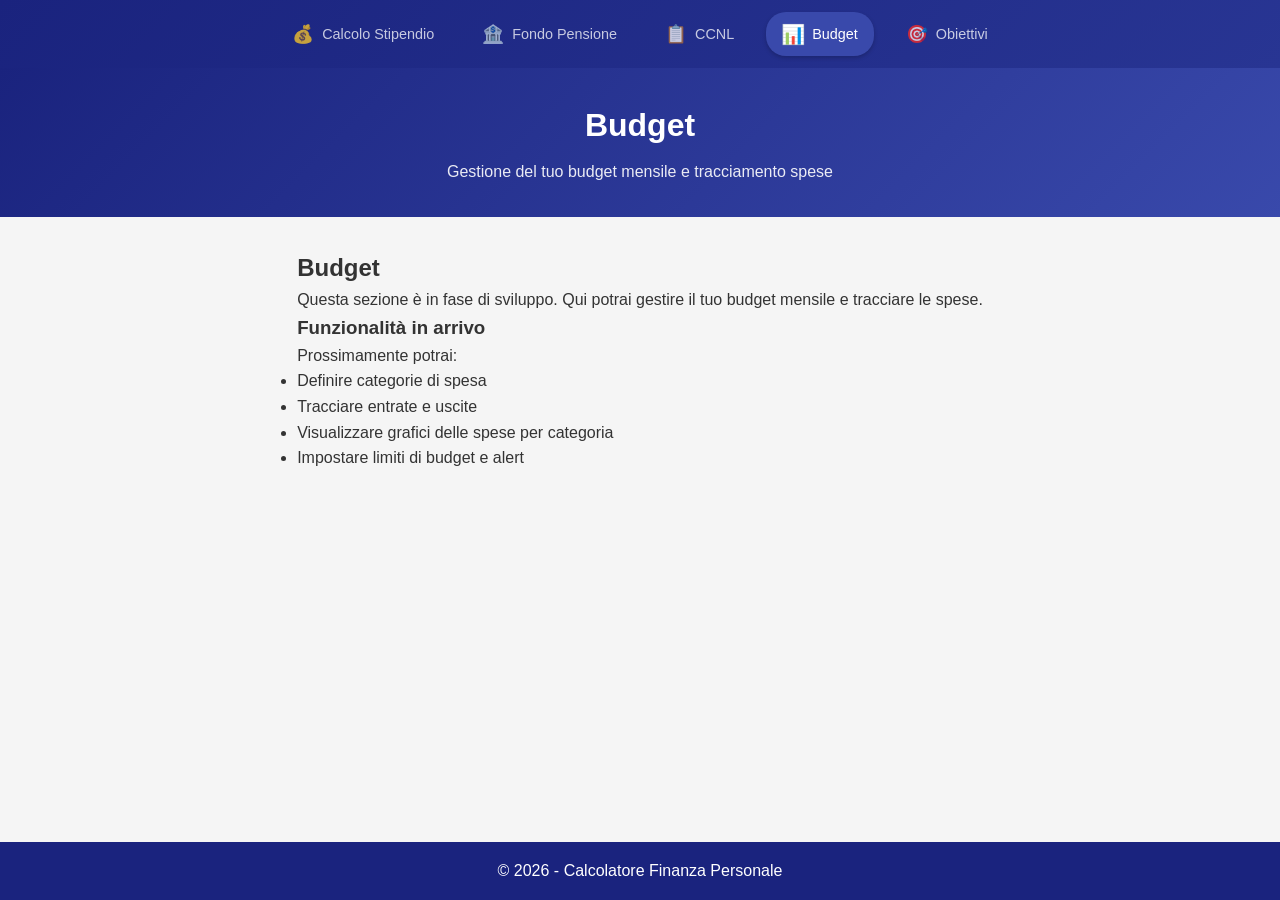
<file: budget.html>
<!DOCTYPE html>
<html lang="it">
<head>
    <meta charset="UTF-8">
    <meta name="viewport" content="width=device-width, initial-scale=1.0">
    <title>Budget</title>
    <link rel="stylesheet" href="styles.css">
</head>
<body>
    <nav class="status-bar">
        <div class="status-bar-content">
            <a href="salary-calculator.html" class="status-item">
                <span class="status-icon">💰</span>
                <span>Calcolo Stipendio</span>
            </a>
            <a href="pension-fund.html" class="status-item">
                <span class="status-icon">🏦</span>
                <span>Fondo Pensione</span>
            </a>
            <a href="ccnl.html" class="status-item">
                <span class="status-icon">📋</span>
                <span>CCNL</span>
            </a>
            <a href="budget.html" class="status-item active">
                <span class="status-icon">📊</span>
                <span>Budget</span>
            </a>
            <a href="goals.html" class="status-item">
                <span class="status-icon">🎯</span>
                <span>Obiettivi</span>
            </a>
        </div>
    </nav>

    <header class="header">
        <h1>Budget</h1>
        <p>Gestione del tuo budget mensile e tracciamento spese</p>
    </header>

    <main class="container">
        <section class="budget-section" id="budget-section">
            <h2>Budget</h2>
            <p>Questa sezione è in fase di sviluppo. Qui potrai gestire il tuo budget mensile e tracciare le spese.</p>

            <div class="budget-placeholder">
                <h3>Funzionalità in arrivo</h3>
                <p>Prossimamente potrai:</p>
                <ul>
                    <li>Definire categorie di spesa</li>
                    <li>Tracciare entrate e uscite</li>
                    <li>Visualizzare grafici delle spese per categoria</li>
                    <li>Impostare limiti di budget e alert</li>
                </ul>
            </div>
        </section>
    </main>

    <footer class="footer">
        <p>© 2026 - Calcolatore Finanza Personale</p>
    </footer>
</body>
</html>
</file>
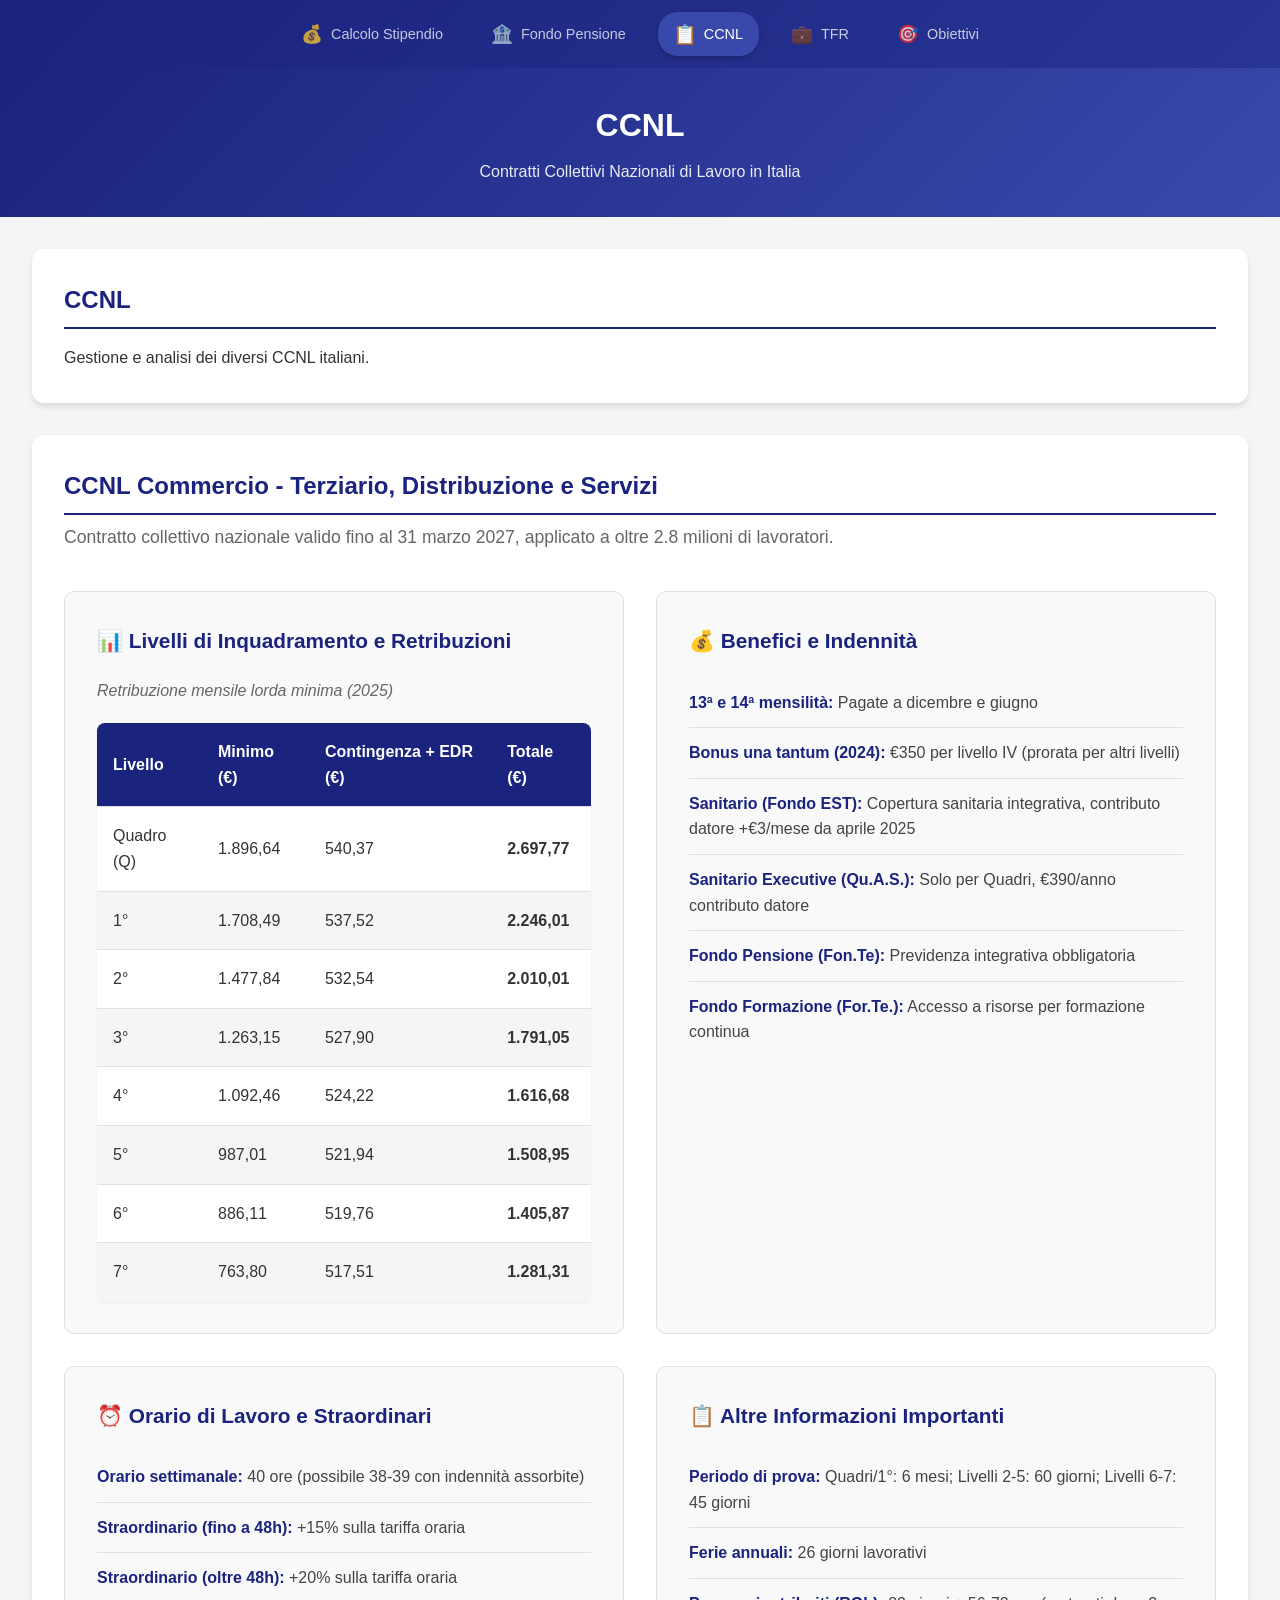
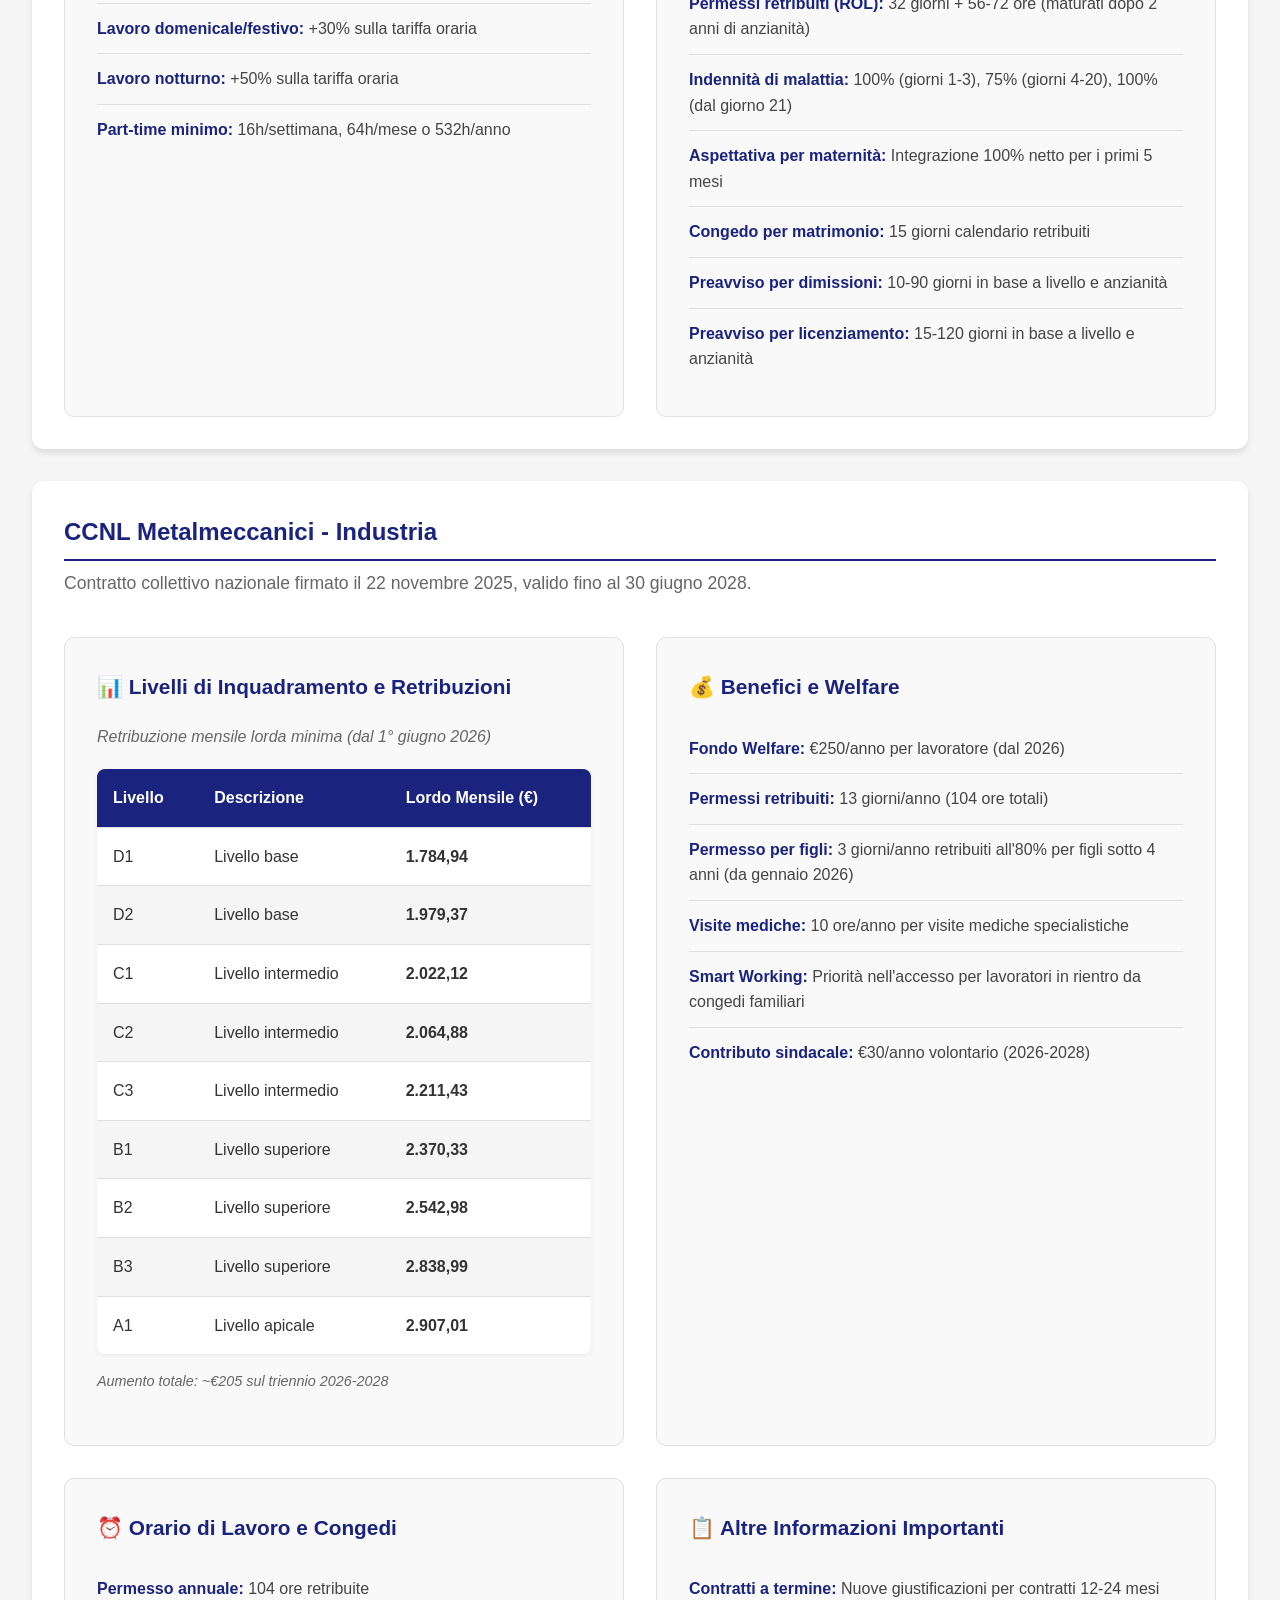
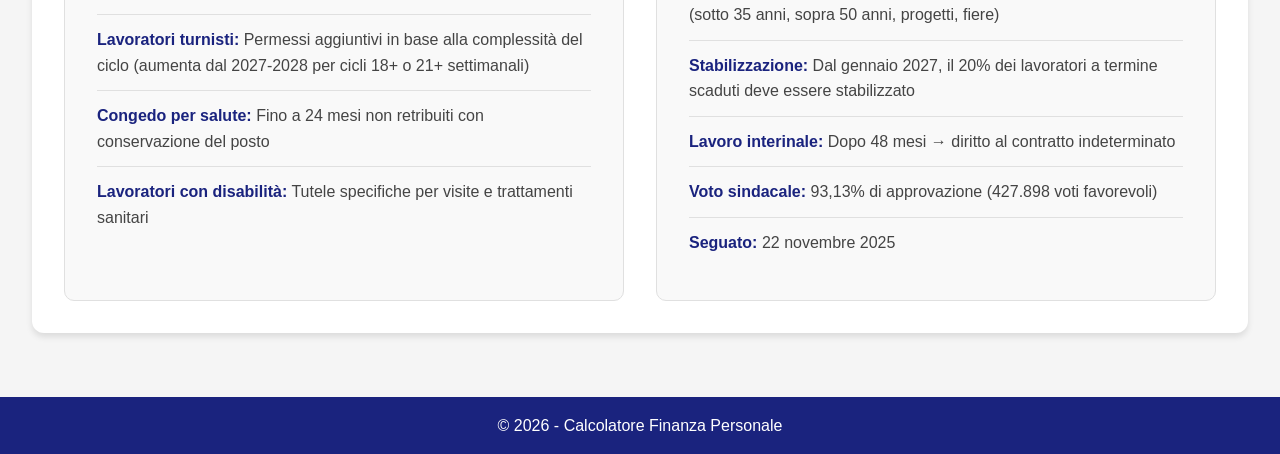
<file: ccnl.html>
<!DOCTYPE html>
<html lang="it">
<head>
    <meta charset="UTF-8">
    <meta name="viewport" content="width=device-width, initial-scale=1.0">
    <title>CCNL</title>
    <link rel="stylesheet" href="styles.css">
</head>
<body>
    <nav class="status-bar">
        <div class="status-bar-content">
            <a href="salary-calculator.html" class="status-item">
                <span class="status-icon">💰</span>
                <span>Calcolo Stipendio</span>
            </a>
            <a href="pension-fund.html" class="status-item">
                <span class="status-icon">🏦</span>
                <span>Fondo Pensione</span>
            </a>
            <a href="ccnl.html" class="status-item active">
                <span class="status-icon">📋</span>
                <span>CCNL</span>
            </a>
            <a href="tfr.html" class="status-item">
                <span class="status-icon">💼</span>
                <span>TFR</span>
            </a>
            <a href="goals.html" class="status-item">
                <span class="status-icon">🎯</span>
                <span>Obiettivi</span>
            </a>
        </div>
    </nav>

    <header class="header">
        <h1>CCNL</h1>
        <p>Contratti Collettivi Nazionali di Lavoro in Italia</p>
    </header>

    <main class="container large-container">
        <section class="ccnl-section" id="ccnl-section">
            <h2>CCNL</h2>
            <p>Gestione e analisi dei diversi CCNL italiani.</p>
        </section>

        <section class="ccnl-commercio-section" id="ccnl-commercio-section">
            <h2>CCNL Commercio - Terziario, Distribuzione e Servizi</h2>
            <p>Contratto collettivo nazionale valido fino al 31 marzo 2027, applicato a oltre 2.8 milioni di lavoratori.</p>

            <div class="ccnl-info-grid">
                <div class="ccnl-card">
                    <h3>📊 Livelli di Inquadramento e Retribuzioni</h3>
                    <p><em>Retribuzione mensile lorda minima (2025)</em></p>
                    <table class="ccnl-table">
                        <thead>
                            <tr>
                                <th>Livello</th>
                                <th>Minimo (€)</th>
                                <th>Contingenza + EDR (€)</th>
                                <th>Totale (€)</th>
                            </tr>
                        </thead>
                        <tbody>
                            <tr><td>Quadro (Q)</td><td>1.896,64</td><td>540,37</td><td><strong>2.697,77</strong></td></tr>
                            <tr><td>1°</td><td>1.708,49</td><td>537,52</td><td><strong>2.246,01</strong></td></tr>
                            <tr><td>2°</td><td>1.477,84</td><td>532,54</td><td><strong>2.010,01</strong></td></tr>
                            <tr><td>3°</td><td>1.263,15</td><td>527,90</td><td><strong>1.791,05</strong></td></tr>
                            <tr><td>4°</td><td>1.092,46</td><td>524,22</td><td><strong>1.616,68</strong></td></tr>
                            <tr><td>5°</td><td>987,01</td><td>521,94</td><td><strong>1.508,95</strong></td></tr>
                            <tr><td>6°</td><td>886,11</td><td>519,76</td><td><strong>1.405,87</strong></td></tr>
                            <tr><td>7°</td><td>763,80</td><td>517,51</td><td><strong>1.281,31</strong></td></tr>
                        </tbody>
                    </table>
                </div>

                <div class="ccnl-card">
                    <h3>💰 Benefici e Indennità</h3>
                    <ul class="benefits-list">
                        <li><strong>13ª e 14ª mensilità:</strong> Pagate a dicembre e giugno</li>
                        <li><strong>Bonus una tantum (2024):</strong> €350 per livello IV (prorata per altri livelli)</li>
                        <li><strong>Sanitario (Fondo EST):</strong> Copertura sanitaria integrativa, contributo datore +€3/mese da aprile 2025</li>
                        <li><strong>Sanitario Executive (Qu.A.S.):</strong> Solo per Quadri, €390/anno contributo datore</li>
                        <li><strong>Fondo Pensione (Fon.Te):</strong> Previdenza integrativa obbligatoria</li>
                        <li><strong>Fondo Formazione (For.Te.):</strong> Accesso a risorse per formazione continua</li>
                    </ul>
                </div>

                <div class="ccnl-card">
                    <h3>⏰ Orario di Lavoro e Straordinari</h3>
                    <ul class="benefits-list">
                        <li><strong>Orario settimanale:</strong> 40 ore (possibile 38-39 con indennità assorbite)</li>
                        <li><strong>Straordinario (fino a 48h):</strong> +15% sulla tariffa oraria</li>
                        <li><strong>Straordinario (oltre 48h):</strong> +20% sulla tariffa oraria</li>
                        <li><strong>Lavoro domenicale/festivo:</strong> +30% sulla tariffa oraria</li>
                        <li><strong>Lavoro notturno:</strong> +50% sulla tariffa oraria</li>
                        <li><strong>Part-time minimo:</strong> 16h/settimana, 64h/mese o 532h/anno</li>
                    </ul>
                </div>

                <div class="ccnl-card">
                    <h3>📋 Altre Informazioni Importanti</h3>
                    <ul class="benefits-list">
                        <li><strong>Periodo di prova:</strong> Quadri/1°: 6 mesi; Livelli 2-5: 60 giorni; Livelli 6-7: 45 giorni</li>
                        <li><strong>Ferie annuali:</strong> 26 giorni lavorativi</li>
                        <li><strong>Permessi retribuiti (ROL):</strong> 32 giorni + 56-72 ore (maturati dopo 2 anni di anzianità)</li>
                        <li><strong>Indennità di malattia:</strong> 100% (giorni 1-3), 75% (giorni 4-20), 100% (dal giorno 21)</li>
                        <li><strong>Aspettativa per maternità:</strong> Integrazione 100% netto per i primi 5 mesi</li>
                        <li><strong>Congedo per matrimonio:</strong> 15 giorni calendario retribuiti</li>
                        <li><strong>Preavviso per dimissioni:</strong> 10-90 giorni in base a livello e anzianità</li>
                        <li><strong>Preavviso per licenziamento:</strong> 15-120 giorni in base a livello e anzianità</li>
                    </ul>
                </div>
            </div>
        </section>

        <section class="ccnl-metalmeccanici-section" id="ccnl-metalmeccanici-section">
            <h2>CCNL Metalmeccanici - Industria</h2>
            <p>Contratto collettivo nazionale firmato il 22 novembre 2025, valido fino al 30 giugno 2028.</p>

            <div class="ccnl-info-grid">
                <div class="ccnl-card">
                    <h3>📊 Livelli di Inquadramento e Retribuzioni</h3>
                    <p><em>Retribuzione mensile lorda minima (dal 1° giugno 2026)</em></p>
                    <table class="ccnl-table">
                        <thead>
                            <tr>
                                <th>Livello</th>
                                <th>Descrizione</th>
                                <th>Lordo Mensile (€)</th>
                            </tr>
                        </thead>
                        <tbody>
                            <tr><td>D1</td><td>Livello base</td><td><strong>1.784,94</strong></td></tr>
                            <tr><td>D2</td><td>Livello base</td><td><strong>1.979,37</strong></td></tr>
                            <tr><td>C1</td><td>Livello intermedio</td><td><strong>2.022,12</strong></td></tr>
                            <tr><td>C2</td><td>Livello intermedio</td><td><strong>2.064,88</strong></td></tr>
                            <tr><td>C3</td><td>Livello intermedio</td><td><strong>2.211,43</strong></td></tr>
                            <tr><td>B1</td><td>Livello superiore</td><td><strong>2.370,33</strong></td></tr>
                            <tr><td>B2</td><td>Livello superiore</td><td><strong>2.542,98</strong></td></tr>
                            <tr><td>B3</td><td>Livello superiore</td><td><strong>2.838,99</strong></td></tr>
                            <tr><td>A1</td><td>Livello apicale</td><td><strong>2.907,01</strong></td></tr>
                        </tbody>
                    </table>
                    <p style="margin-top: 1rem; font-size: 0.9rem; color: #666;"><em>Aumento totale: ~€205 sul triennio 2026-2028</em></p>
                </div>

                <div class="ccnl-card">
                    <h3>💰 Benefici e Welfare</h3>
                    <ul class="benefits-list">
                        <li><strong>Fondo Welfare:</strong> €250/anno per lavoratore (dal 2026)</li>
                        <li><strong>Permessi retribuiti:</strong> 13 giorni/anno (104 ore totali)</li>
                        <li><strong>Permesso per figli:</strong> 3 giorni/anno retribuiti all'80% per figli sotto 4 anni (da gennaio 2026)</li>
                        <li><strong>Visite mediche:</strong> 10 ore/anno per visite mediche specialistiche</li>
                        <li><strong>Smart Working:</strong> Priorità nell'accesso per lavoratori in rientro da congedi familiari</li>
                        <li><strong>Contributo sindacale:</strong> €30/anno volontario (2026-2028)</li>
                    </ul>
                </div>

                <div class="ccnl-card">
                    <h3>⏰ Orario di Lavoro e Congedi</h3>
                    <ul class="benefits-list">
                        <li><strong>Permesso annuale:</strong> 104 ore retribuite</li>
                        <li><strong>Lavoratori turnisti:</strong> Permessi aggiuntivi in base alla complessità del ciclo (aumenta dal 2027-2028 per cicli 18+ o 21+ settimanali)</li>
                        <li><strong>Congedo per salute:</strong> Fino a 24 mesi non retribuiti con conservazione del posto</li>
                        <li><strong>Lavoratori con disabilità:</strong> Tutele specifiche per visite e trattamenti sanitari</li>
                    </ul>
                </div>

                <div class="ccnl-card">
                    <h3>📋 Altre Informazioni Importanti</h3>
                    <ul class="benefits-list">
                        <li><strong>Contratti a termine:</strong> Nuove giustificazioni per contratti 12-24 mesi (sotto 35 anni, sopra 50 anni, progetti, fiere)</li>
                        <li><strong>Stabilizzazione:</strong> Dal gennaio 2027, il 20% dei lavoratori a termine scaduti deve essere stabilizzato</li>
                        <li><strong>Lavoro interinale:</strong> Dopo 48 mesi → diritto al contratto indeterminato</li>
                        <li><strong>Voto sindacale:</strong> 93,13% di approvazione (427.898 voti favorevoli)</li>
                        <li><strong>Seguato:</strong> 22 novembre 2025</li>
                    </ul>
                </div>
            </div>
        </section>
    </main>

    <footer class="footer">
        <p>© 2026 - Calcolatore Finanza Personale</p>
    </footer>
</body>
</html>
</file>
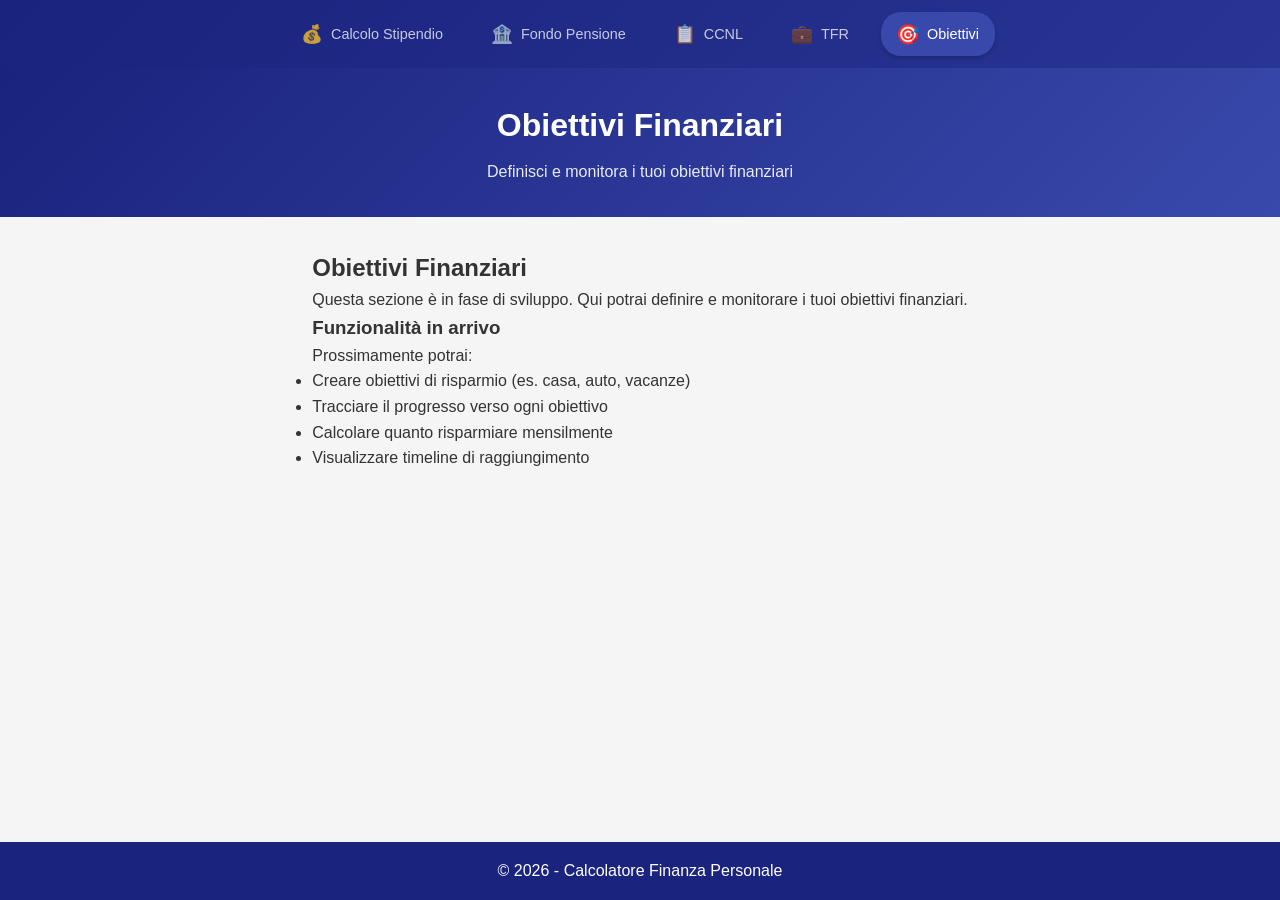
<file: goals.html>
<!DOCTYPE html>
<html lang="it">
<head>
    <meta charset="UTF-8">
    <meta name="viewport" content="width=device-width, initial-scale=1.0">
    <title>Obiettivi Finanziari</title>
    <link rel="stylesheet" href="styles.css">
</head>
<body>
    <nav class="status-bar">
        <div class="status-bar-content">
            <a href="salary-calculator.html" class="status-item">
                <span class="status-icon">💰</span>
                <span>Calcolo Stipendio</span>
            </a>
            <a href="pension-fund.html" class="status-item">
                <span class="status-icon">🏦</span>
                <span>Fondo Pensione</span>
            </a>
            <a href="ccnl.html" class="status-item">
                <span class="status-icon">📋</span>
                <span>CCNL</span>
            </a>
            <a href="tfr.html" class="status-item">
                <span class="status-icon">💼</span>
                <span>TFR</span>
            </a>
            <a href="goals.html" class="status-item active">
                <span class="status-icon">🎯</span>
                <span>Obiettivi</span>
            </a>
        </div>
    </nav>

    <header class="header">
        <h1>Obiettivi Finanziari</h1>
        <p>Definisci e monitora i tuoi obiettivi finanziari</p>
    </header>

    <main class="container">
        <section class="goals-section" id="goals-section">
            <h2>Obiettivi Finanziari</h2>
            <p>Questa sezione è in fase di sviluppo. Qui potrai definire e monitorare i tuoi obiettivi finanziari.</p>

            <div class="goals-placeholder">
                <h3>Funzionalità in arrivo</h3>
                <p>Prossimamente potrai:</p>
                <ul>
                    <li>Creare obiettivi di risparmio (es. casa, auto, vacanze)</li>
                    <li>Tracciare il progresso verso ogni obiettivo</li>
                    <li>Calcolare quanto risparmiare mensilmente</li>
                    <li>Visualizzare timeline di raggiungimento</li>
                </ul>
            </div>
        </section>
    </main>

    <footer class="footer">
        <p>© 2026 - Calcolatore Finanza Personale</p>
    </footer>
</body>
</html>
</file>
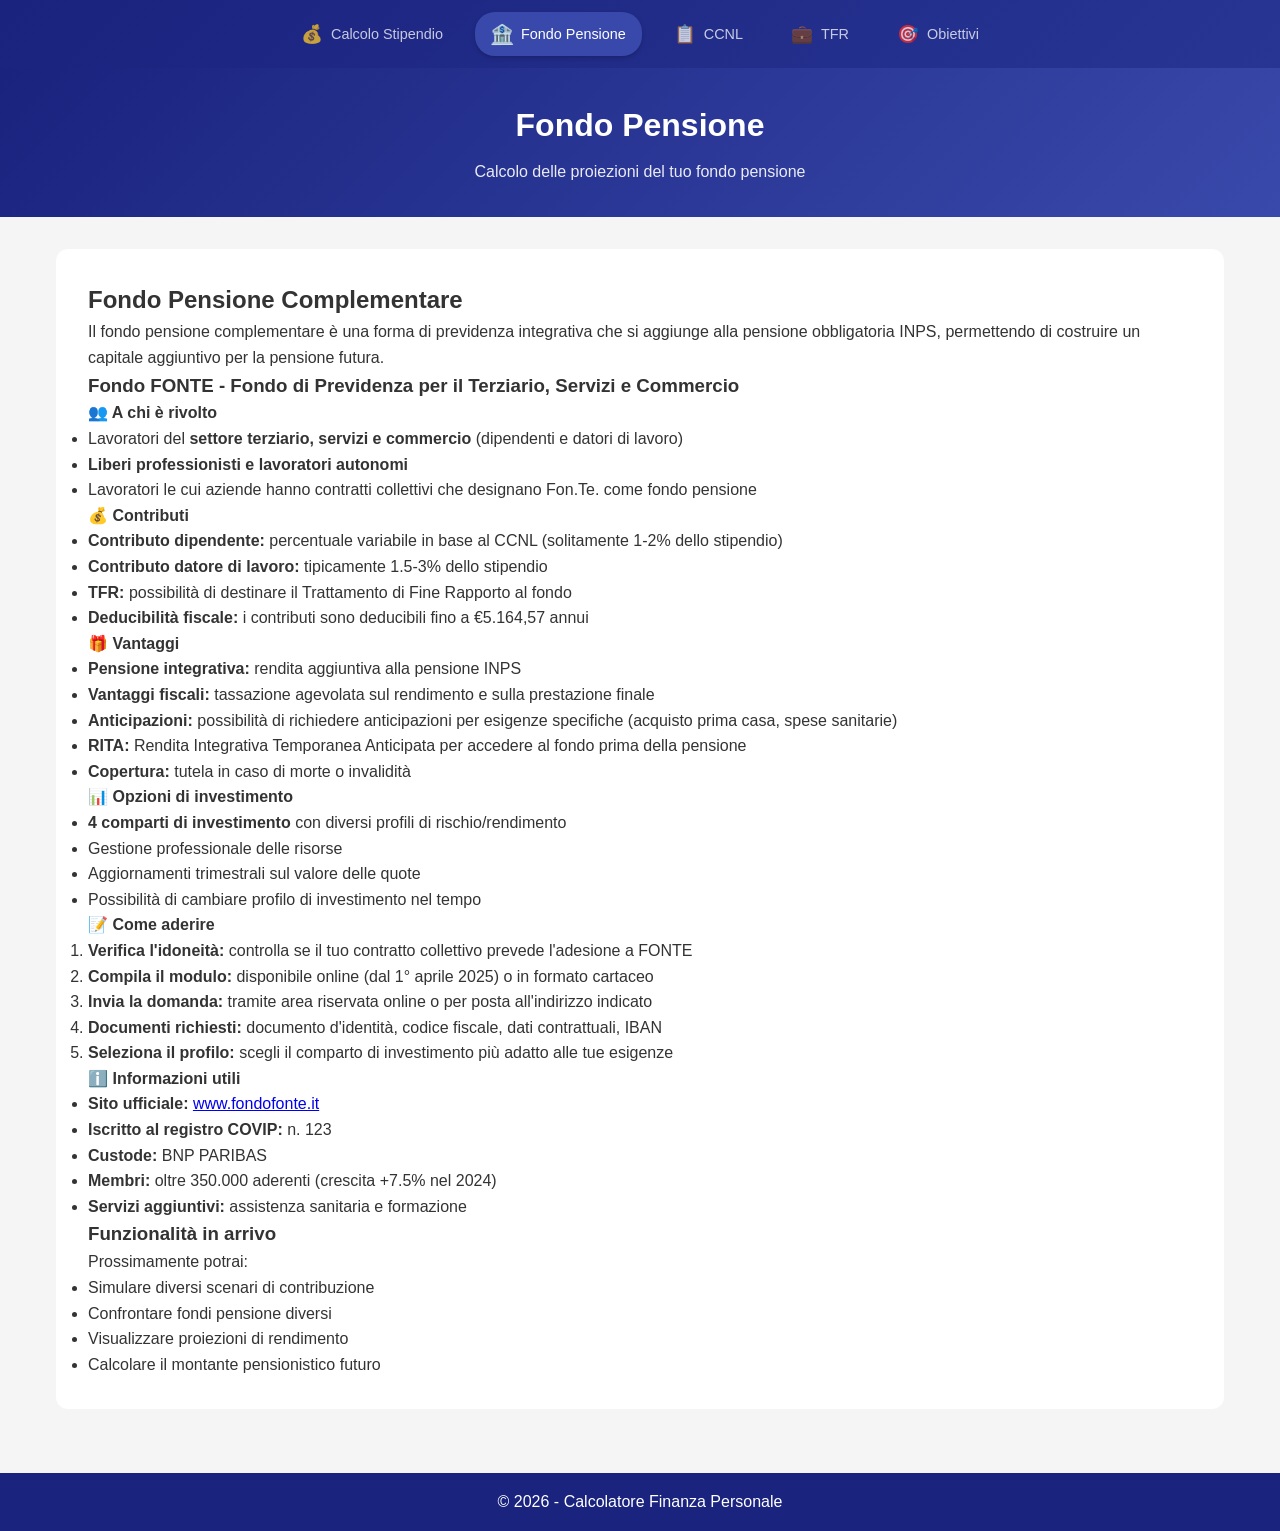
<file: pension-fund.html>
<!DOCTYPE html>
<html lang="it">
<head>
    <meta charset="UTF-8">
    <meta name="viewport" content="width=device-width, initial-scale=1.0">
    <title>Fondo Pensione</title>
    <link rel="stylesheet" href="styles.css">
</head>
<body>
    <nav class="status-bar">
        <div class="status-bar-content">
            <a href="salary-calculator.html" class="status-item">
                <span class="status-icon">💰</span>
                <span>Calcolo Stipendio</span>
            </a>
            <a href="pension-fund.html" class="status-item active">
                <span class="status-icon">🏦</span>
                <span>Fondo Pensione</span>
            </a>
            <a href="ccnl.html" class="status-item">
                <span class="status-icon">📋</span>
                <span>CCNL</span>
            </a>
            <a href="tfr.html" class="status-item">
                <span class="status-icon">💼</span>
                <span>TFR</span>
            </a>
            <a href="goals.html" class="status-item">
                <span class="status-icon">🎯</span>
                <span>Obiettivi</span>
            </a>
        </div>
    </nav>

    <header class="header">
        <h1>Fondo Pensione</h1>
        <p>Calcolo delle proiezioni del tuo fondo pensione</p>
    </header>

    <main class="container">
        <section class="pension-section" id="pension-section">
            <h2>Fondo Pensione Complementare</h2>
            <p>Il fondo pensione complementare è una forma di previdenza integrativa che si aggiunge alla pensione obbligatoria INPS, permettendo di costruire un capitale aggiuntivo per la pensione futura.</p>

            <div class="pension-info">
                <h3>Fondo FONTE - Fondo di Previdenza per il Terziario, Servizi e Commercio</h3>
                
                <div class="info-card">
                    <h4>👥 A chi è rivolto</h4>
                    <ul>
                        <li>Lavoratori del <strong>settore terziario, servizi e commercio</strong> (dipendenti e datori di lavoro)</li>
                        <li><strong>Liberi professionisti e lavoratori autonomi</strong></li>
                        <li>Lavoratori le cui aziende hanno contratti collettivi che designano Fon.Te. come fondo pensione</li>
                    </ul>
                </div>

                <div class="info-card">
                    <h4>💰 Contributi</h4>
                    <ul>
                        <li><strong>Contributo dipendente:</strong> percentuale variabile in base al CCNL (solitamente 1-2% dello stipendio)</li>
                        <li><strong>Contributo datore di lavoro:</strong> tipicamente 1.5-3% dello stipendio</li>
                        <li><strong>TFR:</strong> possibilità di destinare il Trattamento di Fine Rapporto al fondo</li>
                        <li><strong>Deducibilità fiscale:</strong> i contributi sono deducibili fino a €5.164,57 annui</li>
                    </ul>
                </div>

                <div class="info-card">
                    <h4>🎁 Vantaggi</h4>
                    <ul>
                        <li><strong>Pensione integrativa:</strong> rendita aggiuntiva alla pensione INPS</li>
                        <li><strong>Vantaggi fiscali:</strong> tassazione agevolata sul rendimento e sulla prestazione finale</li>
                        <li><strong>Anticipazioni:</strong> possibilità di richiedere anticipazioni per esigenze specifiche (acquisto prima casa, spese sanitarie)</li>
                        <li><strong>RITA:</strong> Rendita Integrativa Temporanea Anticipata per accedere al fondo prima della pensione</li>
                        <li><strong>Copertura:</strong> tutela in caso di morte o invalidità</li>
                    </ul>
                </div>

                <div class="info-card">
                    <h4>📊 Opzioni di investimento</h4>
                    <ul>
                        <li><strong>4 comparti di investimento</strong> con diversi profili di rischio/rendimento</li>
                        <li>Gestione professionale delle risorse</li>
                        <li>Aggiornamenti trimestrali sul valore delle quote</li>
                        <li>Possibilità di cambiare profilo di investimento nel tempo</li>
                    </ul>
                </div>

                <div class="info-card">
                    <h4>📝 Come aderire</h4>
                    <ol>
                        <li><strong>Verifica l'idoneità:</strong> controlla se il tuo contratto collettivo prevede l'adesione a FONTE</li>
                        <li><strong>Compila il modulo:</strong> disponibile online (dal 1° aprile 2025) o in formato cartaceo</li>
                        <li><strong>Invia la domanda:</strong> tramite area riservata online o per posta all'indirizzo indicato</li>
                        <li><strong>Documenti richiesti:</strong> documento d'identità, codice fiscale, dati contrattuali, IBAN</li>
                        <li><strong>Seleziona il profilo:</strong> scegli il comparto di investimento più adatto alle tue esigenze</li>
                    </ol>
                </div>

                <div class="info-card highlight">
                    <h4>ℹ️ Informazioni utili</h4>
                    <ul>
                        <li><strong>Sito ufficiale:</strong> <a href="https://www.fondofonte.it" target="_blank">www.fondofonte.it</a></li>
                        <li><strong>Iscritto al registro COVIP:</strong> n. 123</li>
                        <li><strong>Custode:</strong> BNP PARIBAS</li>
                        <li><strong>Membri:</strong> oltre 350.000 aderenti (crescita +7.5% nel 2024)</li>
                        <li><strong>Servizi aggiuntivi:</strong> assistenza sanitaria e formazione</li>
                    </ul>
                </div>
            </div>

            <div class="budget-placeholder">
                <h3>Funzionalità in arrivo</h3>
                <p>Prossimamente potrai:</p>
                <ul>
                    <li>Simulare diversi scenari di contribuzione</li>
                    <li>Confrontare fondi pensione diversi</li>
                    <li>Visualizzare proiezioni di rendimento</li>
                    <li>Calcolare il montante pensionistico futuro</li>
                </ul>
            </div>
        </section>
    </main>

    <footer class="footer">
        <p>© 2026 - Calcolatore Finanza Personale</p>
    </footer>
</body>
</html>
</file>
<file: styles.css>
/* Reset e stili di base */
* {
    margin: 0;
    padding: 0;
    box-sizing: border-box;
}

body {
    font-family: 'Segoe UI', Tahoma, Geneva, Verdana, sans-serif;
    line-height: 1.6;
    color: #333;
    background-color: #f5f5f5;
    min-height: 100vh;
    display: flex;
    flex-direction: column;
}

/* Status Bar (Navigation) */
.status-bar {
    background: linear-gradient(135deg, #1a237e 0%, #283593 100%);
    color: white;
    padding: 0.75rem 0;
    box-shadow: 0 2px 4px rgba(0, 0, 0, 0.15);
}

.status-bar-content {
    max-width: 900px;
    margin: 0 auto;
    display: flex;
    justify-content: center;
    gap: 1rem;
    flex-wrap: wrap;
    padding: 0 1rem;
}

.status-item {
    display: flex;
    align-items: center;
    gap: 0.5rem;
    padding: 0.5rem 1rem;
    color: rgba(255, 255, 255, 0.75);
    text-decoration: none;
    border-radius: 20px;
    transition: all 0.3s ease;
    font-size: 0.9rem;
}

.status-item .status-icon {
    font-size: 1.1rem;
}

.status-item:hover {
    color: white;
    background: rgba(255, 255, 255, 0.1);
}

.status-item.active {
    background: #3949ab;
    color: white;
    box-shadow: 0 2px 4px rgba(0, 0, 0, 0.2);
}

.status-item.active .status-icon {
    transform: scale(1.1);
}

/* Header */
.header {
    background: linear-gradient(135deg, #1a237e 0%, #3949ab 100%);
    color: white;
    padding: 2rem 1rem;
    text-align: center;
}

.header h1 {
    font-size: 2rem;
    margin-bottom: 0.5rem;
}

.header p {
    font-size: 1rem;
    opacity: 0.9;
}

/* Container principale */
.container {
    max-width: 1200px;
    margin: 0 auto;
    padding: 2rem 1rem;
    flex: 1;
}

.container.large-container {
    max-width: 1400px;
    padding: 2rem 2rem;
}

/* Sezione calcolatrice */
.calculator-section {
    background: white;
    border-radius: 12px;
    box-shadow: 0 4px 6px rgba(0, 0, 0, 0.1);
    padding: 2rem;
    margin-bottom: 2rem;
}

.calculator-section h2 {
    color: #1a237e;
    margin-bottom: 1.5rem;
    font-size: 1.5rem;
    border-bottom: 2px solid #1a237e;
    padding-bottom: 0.5rem;
}

/* Form */
#salary-form {
    display: grid;
    grid-template-columns: repeat(auto-fit, minmax(250px, 1fr));
    gap: 1.5rem;
    margin-bottom: 2rem;
}

.form-group {
    display: flex;
    flex-direction: column;
}

.form-group label {
    font-weight: 600;
    margin-bottom: 0.5rem;
    color: #444;
}

.form-hint {
    font-size: 0.85rem;
    color: #666;
    margin-top: 0.25rem;
}

.form-group input,
.form-group select {
    padding: 0.75rem;
    border: 2px solid #e0e0e0;
    border-radius: 8px;
    font-size: 1rem;
    transition: border-color 0.3s ease;
}

.form-group input:focus,
.form-group select:focus {
    outline: none;
    border-color: #1a237e;
}

/* Pulsante calcola */
.btn {
    background: linear-gradient(135deg, #1a237e 0%, #3949ab 100%);
    color: white;
    border: none;
    padding: 1rem 2rem;
    font-size: 1.1rem;
    font-weight: 600;
    border-radius: 8px;
    cursor: pointer;
    transition: transform 0.2s ease, box-shadow 0.2s ease;
    grid-column: 1 / -1;
}

.btn:hover {
    transform: translateY(-2px);
    box-shadow: 0 6px 12px rgba(26, 35, 126, 0.3);
}

.btn:active {
    transform: translateY(0);
}

/* Sezione risultati */
.results-section {
    background: #f9f9f9;
    border-radius: 10px;
    padding: 1.5rem;
    border: 2px solid #e0e0e0;
}

.results-section h3 {
    color: #1a237e;
    margin-bottom: 1rem;
    font-size: 1.2rem;
}

.result-row {
    display: flex;
    justify-content: space-between;
    padding: 0.75rem 0;
    border-bottom: 1px solid #e0e0e0;
}

.result-row:last-child {
    border-bottom: none;
}

.result-row strong {
    color: #1a237e;
    font-size: 1.1rem;
}

/* Sezione informazioni */
.info-section {
    background: #e3f2fd;
    border-radius: 10px;
    padding: 1.5rem;
}

.info-section h2 {
    color: #1565c0;
    margin-bottom: 0.5rem;
}

.info-section p {
    color: #1565c0;
    margin-bottom: 0.5rem;
}

/* Footer */
.footer {
    background: #1a237e;
    color: white;
    text-align: center;
    padding: 1rem;
    margin-top: auto;
}

/* Sezione grafico a donut */
.chart-section {
    margin-top: 2rem;
    text-align: center;
}

.chart-section h3 {
    color: #1a237e;
    margin-bottom: 1rem;
    font-size: 1.2rem;
}

.chart-container {
    position: relative;
    height: 300px;
    max-width: 400px;
    margin: 0 auto;
}

.chart-legend {
    display: flex;
    justify-content: center;
    gap: 2rem;
    margin-top: 1.5rem;
    flex-wrap: wrap;
}

.legend-item {
    display: flex;
    align-items: center;
    gap: 0.5rem;
    font-size: 0.9rem;
}

.legend-color {
    width: 16px;
    height: 16px;
    border-radius: 4px;
    display: inline-block;
}

/* Sezione dettaglio calcolo */
.breakdown-section {
    margin-top: 2rem;
}

.breakdown-section h3 {
    color: #1a237e;
    margin-bottom: 1rem;
    font-size: 1.2rem;
    border-bottom: 2px solid #1a237e;
    padding-bottom: 0.5rem;
}

.breakdown-table {
    width: 100%;
    border-collapse: collapse;
    margin-top: 1rem;
    background: white;
    border-radius: 8px;
    overflow: hidden;
    box-shadow: 0 2px 4px rgba(0, 0, 0, 0.1);
}

.breakdown-table th,
.breakdown-table td {
    padding: 1rem;
    text-align: right;
    border-bottom: 1px solid #e0e0e0;
}

.breakdown-table th:first-child,
.breakdown-table td:first-child {
    text-align: left;
    font-weight: 500;
}

.breakdown-table td:nth-child(2) {
    text-align: right;
}

.breakdown-table thead {
    background: #1a237e;
    color: white;
}

.breakdown-table tbody tr:hover {
    background-color: #f5f5f5;
}

.breakdown-table tbody tr:last-child {
    border-bottom: none;
}

.total-row {
    background-color: #f0f0f0;
    font-weight: 600;
}

.net-row {
    background-color: #e8f5e9;
    font-weight: 600;
    color: #2e7d32;
}

.net-row td:first-child {
    color: #2e7d32;
}

/* Insight Section */
.insight-section {
    margin-top: 2.5rem;
    padding: 2rem;
    background: linear-gradient(135deg, #f5f7fa 0%, #e8ecf4 100%);
    border-radius: 12px;
    border-left: 4px solid #1a237e;
}

.insight-section h3 {
    color: #1a237e;
    margin-bottom: 1.5rem;
    font-size: 1.3rem;
    border-bottom: 2px solid #1a237e;
    padding-bottom: 0.5rem;
}

.insight-content {
    max-width: 100%;
}

.insight-content > p {
    color: #444;
    margin-bottom: 1.5rem;
    line-height: 1.7;
}

.insight-step {
    margin-bottom: 1.5rem;
    padding: 1rem;
    background: white;
    border-radius: 8px;
    box-shadow: 0 2px 4px rgba(0, 0, 0, 0.05);
}

.insight-step h4 {
    color: #1a237e;
    margin-bottom: 0.5rem;
    font-size: 1.1rem;
    font-weight: 600;
}

.insight-step p {
    color: #555;
    margin-bottom: 0.75rem;
    line-height: 1.6;
}

.insight-step ul {
    margin: 0.5rem 0 1rem 1.5rem;
    color: #555;
}

.insight-step li {
    margin-bottom: 0.25rem;
}

.formula {
    background: #e3f2fd;
    padding: 1rem;
    border-radius: 6px;
    border-left: 3px solid #2196F3;
    font-family: 'Courier New', Courier, monospace;
    font-size: 0.95rem;
    margin: 1rem 0;
    color: #1565c0;
    line-height: 1.8;
}

.formula.highlight {
    background: #e8f5e9;
    border-left-color: #4CAF50;
    color: #2e7d32;
    font-weight: 500;
    padding: 1.5rem;
    line-height: 2.2;
    margin: 1.5rem 0;
}

.formula-list {
    list-style: none;
    padding: 0;
    margin: 0.5rem 0;
}

.formula-list li {
    padding: 0.75rem 1rem;
    margin: 0.5rem 0;
    background: #f0f7f0;
    border-radius: 6px;
    border-left: 3px solid #4CAF50;
    line-height: 2.0;
    font-size: 1rem;
}

.formula-list li:last-child {
    margin-bottom: 0;
}

.insight-note {
    background: #fff3e0;
    padding: 1rem;
    border-radius: 6px;
    border-left: 3px solid #ff9800;
    margin-top: 1.5rem;
}

.insight-note strong {
    color: #e65100;
}

/* Pension Section */
.pension-section {
    background: white;
    border-radius: 12px;
    padding: 2rem;
    margin-bottom: 2rem;
    animation: fadeIn 0.5s ease;
}

.pension-placeholder {
    background: #f5f7fa;
    padding: 2rem;
    border-radius: 8px;
    text-align: center;
    margin-top: 1.5rem;
}

.pension-placeholder h3 {
    color: #1a237e;
    margin-bottom: 0.5rem;
}

.hidden {
    display: none;
}

@keyframes fadeIn {
    from {
        opacity: 0;
        transform: translateY(10px);
    }
    to {
        opacity: 1;
        transform: translateY(0);
    }
}

/* CCNL Section */
.ccnl-section {
    background: white;
    border-radius: 12px;
    box-shadow: 0 4px 6px rgba(0, 0, 0, 0.1);
    padding: 2rem;
    margin-bottom: 2rem;
}

.ccnl-section h2 {
    color: #1a237e;
    margin-bottom: 1rem;
    font-size: 1.5rem;
    border-bottom: 2px solid #1a237e;
    padding-bottom: 0.5rem;
}

.ccnl-commercio-section {
    background: white;
    border-radius: 12px;
    box-shadow: 0 4px 6px rgba(0, 0, 0, 0.1);
    padding: 2rem;
    margin-bottom: 2rem;
}

.ccnl-commercio-section h2 {
    color: #1a237e;
    margin-bottom: 0.5rem;
    font-size: 1.5rem;
    border-bottom: 2px solid #1a237e;
    padding-bottom: 0.5rem;
}

.ccnl-commercio-section > p {
    color: #666;
    margin-bottom: 2.5rem;
    font-size: 1.1rem;
}

.ccnl-metalmeccanici-section {
    background: white;
    border-radius: 12px;
    box-shadow: 0 4px 6px rgba(0, 0, 0, 0.1);
    padding: 2rem;
    margin-bottom: 2rem;
}

.ccnl-metalmeccanici-section h2 {
    color: #1a237e;
    margin-bottom: 0.5rem;
    font-size: 1.5rem;
    border-bottom: 2px solid #1a237e;
    padding-bottom: 0.5rem;
}

.ccnl-metalmeccanici-section > p {
    color: #666;
    margin-bottom: 2.5rem;
    font-size: 1.1rem;
}

.ccnl-info-grid {
    display: grid;
    grid-template-columns: 1fr 1fr;
    gap: 2rem;
}

.ccnl-card {
    background: #f9f9f9;
    border-radius: 10px;
    padding: 2rem;
    border: 1px solid #e0e0e0;
    transition: transform 0.2s ease, box-shadow 0.2s ease;
}

.ccnl-card:hover {
    transform: translateY(-2px);
    box-shadow: 0 4px 8px rgba(0, 0, 0, 0.1);
}

.ccnl-card h3 {
    color: #1a237e;
    margin-bottom: 1.25rem;
    font-size: 1.3rem;
}

.ccnl-card > p {
    font-size: 1rem;
    color: #666;
    margin-bottom: 1.25rem;
}

.ccnl-table {
    width: 100%;
    border-collapse: collapse;
    margin-top: 1.25rem;
    background: white;
    border-radius: 8px;
    overflow: hidden;
    box-shadow: 0 2px 4px rgba(0, 0, 0, 0.05);
    font-size: 1rem;
}

.ccnl-table th,
.ccnl-table td {
    padding: 1rem;
    text-align: left;
    border-bottom: 1px solid #e0e0e0;
}

.ccnl-table th {
    background: #1a237e;
    color: white;
    font-weight: 600;
}

.ccnl-table tbody tr:nth-child(even) {
    background-color: #f5f5f5;
}

.ccnl-table tbody tr:hover {
    background-color: #e3f2fd;
}

.ccnl-table tbody tr:last-child td {
    border-bottom: none;
}

.benefits-list {
    list-style: none;
    padding: 0;
    margin: 0;
}

.benefits-list li {
    padding: 0.75rem 0;
    color: #444;
    font-size: 1rem;
    border-bottom: 1px solid #e0e0e0;
}

.benefits-list li:last-child {
    border-bottom: none;
}

.benefits-list strong {
    color: #1a237e;
}

/* Responsive */
@media (max-width: 768px) {
    .header h1 {
        font-size: 1.5rem;
    }

    .calculator-section {
        padding: 1.5rem;
    }

    #salary-form {
        grid-template-columns: 1fr;
    }

    .chart-container {
        height: 250px;
    }

    .chart-legend {
        gap: 1rem;
    }

    .legend-item {
        font-size: 0.8rem;
    }

    .insight-section {
        padding: 1.5rem;
    }

    .formula {
        font-size: 0.85rem;
        padding: 0.5rem;
    }

    .ccnl-info-grid {
        grid-template-columns: 1fr;
    }

    .ccnl-table {
        font-size: 0.8rem;
    }

    .ccnl-table th,
    .ccnl-table td {
        padding: 0.5rem;
    }
}
</file>
